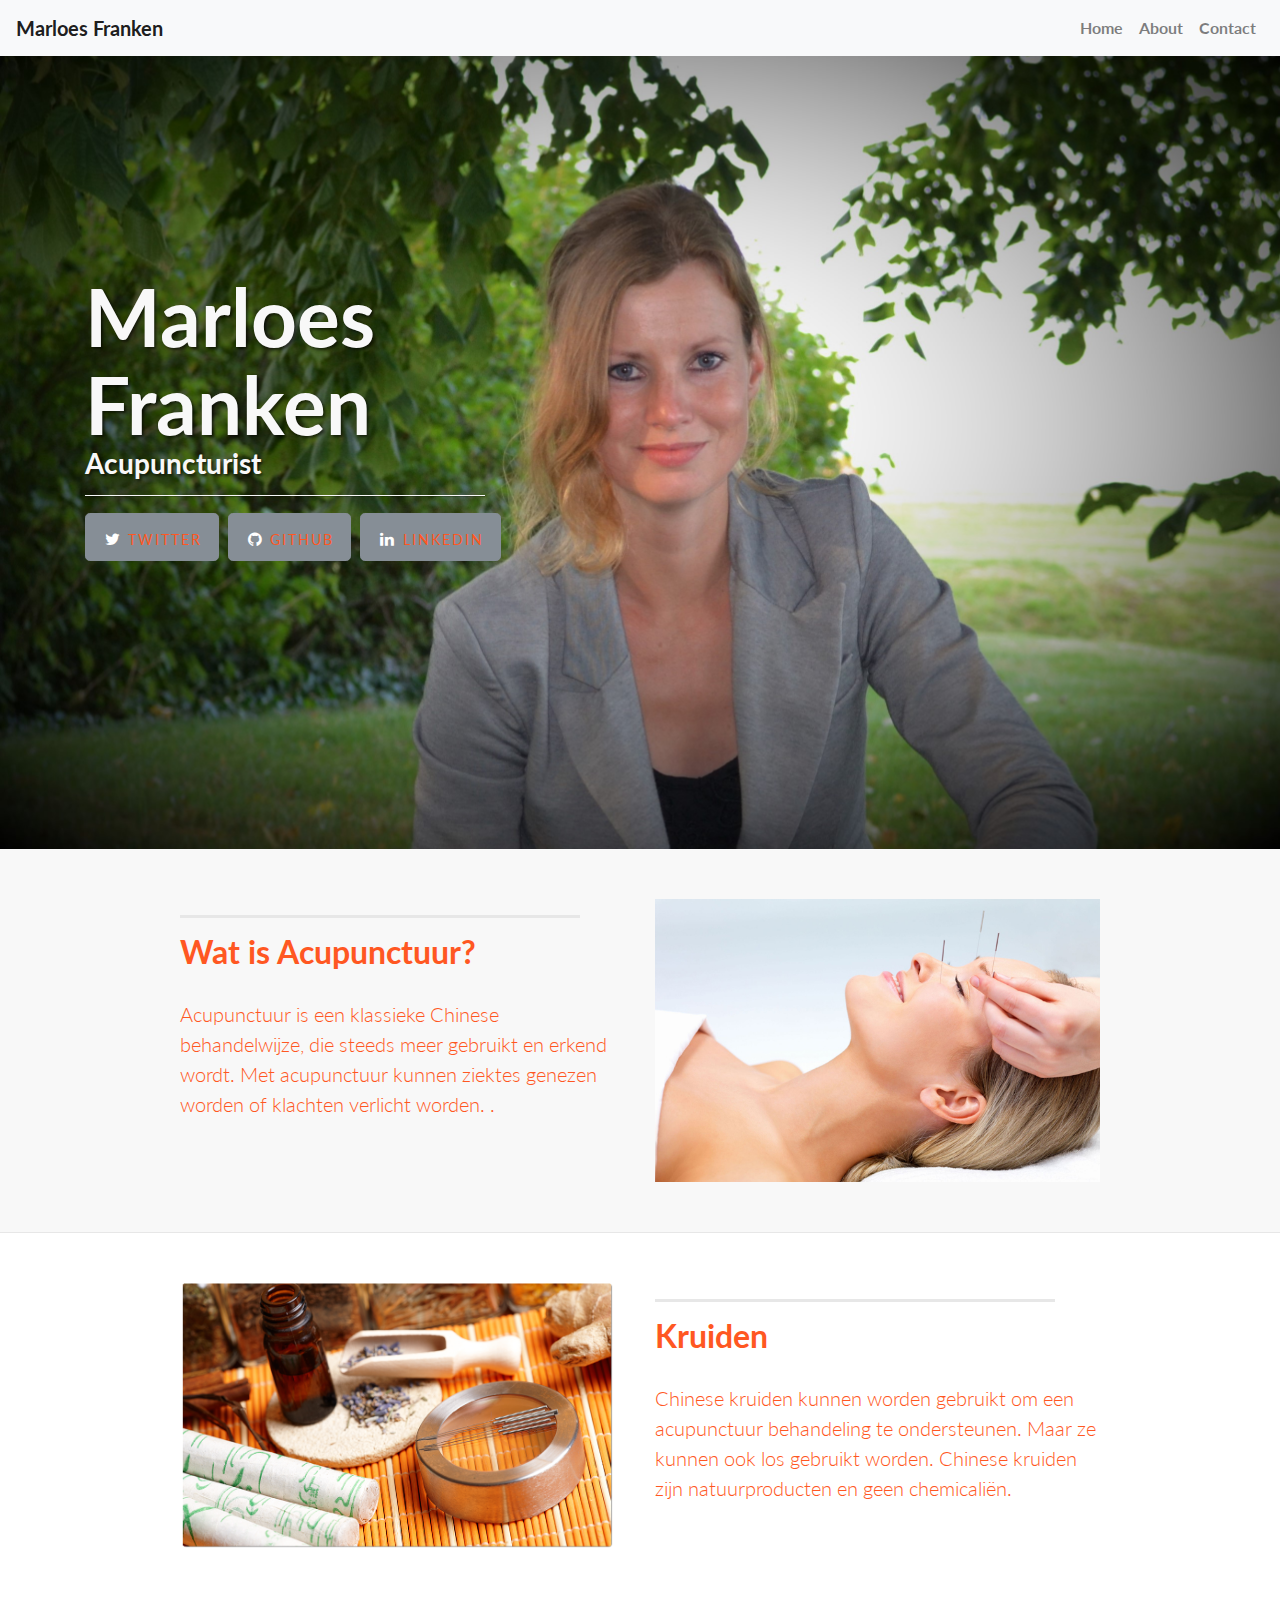
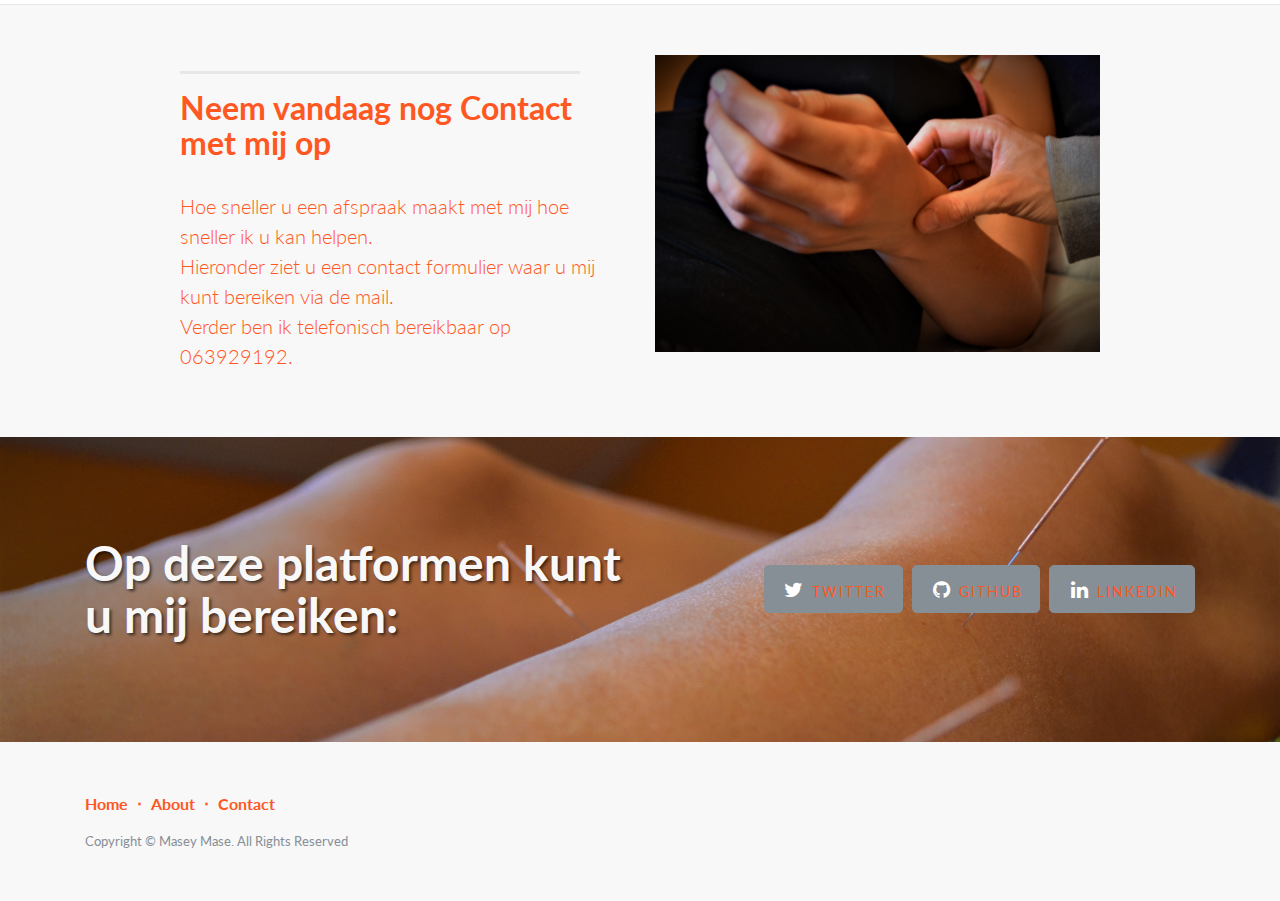
<file: index.html>
<!DOCTYPE html>
<html lang="en">

  <head>

    <meta charset="utf-8">
    <meta name="viewport" content="width=device-width, initial-scale=1, shrink-to-fit=no">
    <meta name="description" content="">
    <meta name="author" content="">

    <title>Landing Page - Start Bootstrap Theme</title>

    <!-- Bootstrap core CSS -->
    <link href="vendor/bootstrap/css/bootstrap.min.css" rel="stylesheet">

    <!-- Custom fonts for this template -->
    <link href="vendor/font-awesome/css/font-awesome.min.css" rel="stylesheet" type="text/css">
    <link href="https://fonts.googleapis.com/css?family=Lato:300,400,700,300italic,400italic,700italic" rel="stylesheet" type="text/css">

    <!-- Custom styles for this template -->
    <link href="css/landing-page.css" rel="stylesheet">

  </head>

  <body>

    <!-- Navigation -->
    <nav class="navbar navbar-expand-lg navbar-light bg-light fixed-top">
      <a class="navbar-brand" href="#">Marloes Franken</a>
      <button class="navbar-toggler" type="button" data-toggle="collapse" data-target="#navbarResponsive" aria-controls="navbarResponsive" aria-expanded="false" aria-label="Toggle navigation">
        <span class="navbar-toggler-icon"></span>
      </button>
      <div class="collapse navbar-collapse" id="navbarResponsive">
        <ul class="navbar-nav ml-auto">
          <li class="nav-item">
            <a class="nav-link" href="index.html">Home</a>
          </li>
          <li class="nav-item">
            <a class="nav-link" href="about.html">About</a>
          </li>
          <li class="nav-item">
            <a class="nav-link" href="contact.html">Contact</a>
          </li>
        </ul>
      </div>
    </nav>

    <!-- Header -->
    <header class="intro-header">
      <div class="container">
        <div class="intro-message">
          <h1>Marloes<br>Franken</h1>
          <h3>Acupuncturist</h3>
          <hr class="intro-divider">
          <ul class="list-inline intro-social-buttons">
            <li class="list-inline-item">
              <a href="#" class="btn btn-secondary btn-lg">
                <i class="fa fa-twitter fa-fw"></i>
                <span class="network-name">Twitter</span>
              </a>
            </li>
            <li class="list-inline-item">
              <a href="#" class="btn btn-secondary btn-lg">
                <i class="fa fa-github fa-fw"></i>
                <span class="network-name">Github</span>
              </a>
            </li>
            <li class="list-inline-item">
              <a href="#" class="btn btn-secondary btn-lg">
                <i class="fa fa-linkedin fa-fw"></i>
                <span class="network-name">Linkedin</span>
              </a>
            </li>
          </ul>
        </div>
      </div>
    </header>

    <!-- Page Content -->
    <section class="content-section-a">

      <div class="container">
        <div class="row">
          <div class="col-lg-5 ml-auto">
            <hr class="section-heading-spacer">
            <div class="clearfix"></div>
            <h2 class="section-heading">Wat is Acupunctuur?</h2>
            <p class="lead">Acupunctuur is een klassieke Chinese behandelwijze, die steeds meer gebruikt en erkend wordt. Met acupunctuur kunnen ziektes genezen worden of klachten verlicht worden.
.</p>
          </div>
          <div class="col-lg-5 mr-auto">
            <img class="img-fluid" src="img/acupunctuur-stoppen-met-roken.jpg" alt="">
          </div>
        </div>

      </div>
      <!-- /.container -->
    </section>

    <section class="content-section-b">

      <div class="container">

        <div class="row">
          <div class="col-lg-5 mr-auto order-lg-2">
            <hr class="section-heading-spacer">
            <div class="clearfix"></div>
            <h2 class="section-heading">Kruiden</h2>
            <p class="lead">Chinese kruiden kunnen worden gebruikt om een acupunctuur behandeling te ondersteunen. Maar ze kunnen ook los gebruikt worden. Chinese kruiden zijn natuurproducten en geen chemicaliën.</p>
          </div>
          <div class="col-lg-5 ml-auto order-lg-1">
            <img class="img-fluid" src="img/acupunctuur-en-herbs-clinic-15041509435016.png" alt="">
          </div>
        </div>

      </div>
      <!-- /.container -->

    </section>
    <!-- /.content-section-b -->

    <section class="content-section-a">

      <div class="container">

        <div class="row">
          <div class="col-lg-5 ml-auto">
            <hr class="section-heading-spacer">
            <div class="clearfix"></div>
            <h2 class="section-heading">Neem vandaag nog Contact met mij op</h2>
            <p class="lead">Hoe sneller u een afspraak maakt met mij hoe sneller ik u kan helpen.<br>
              Hieronder ziet u een contact formulier waar u mij kunt bereiken via de mail.<br>
              Verder ben ik telefonisch bereikbaar op 063929192.
              </p>
          </div>
          <div class="col-lg-5 mr-auto ">
            <img class="img-fluid" src="img/DSC_0167bewerkt.jpg" alt="">
          </div>
        </div>

      </div>
      <!-- /.container -->

    </section>
    <!-- /.content-section-a -->

    <aside class="banner">

      <div class="container">

        <div class="row">
          <div class="col-lg-6 my-auto">
            <h2>Op deze platformen kunt u mij bereiken:</h2>
          </div>
          <div class="col-lg-6 my-auto">
            <ul class="list-inline banner-social-buttons">
              <li class="list-inline-item">
                <a href="#" class="btn btn-secondary btn-lg">
                  <i class="fa fa-twitter fa-fw"></i>
                  <span class="network-name">Twitter</span>
                </a>
              </li>
              <li class="list-inline-item">
                <a href="#" class="btn btn-secondary btn-lg">
                  <i class="fa fa-github fa-fw"></i>
                  <span class="network-name">Github</span>
                </a>
              </li>
              <li class="list-inline-item">
                <a href="#" class="btn btn-secondary btn-lg">
                  <i class="fa fa-linkedin fa-fw"></i>
                  <span class="network-name">Linkedin</span>
                </a>
              </li>
            </ul>
          </div>
        </div>

      </div>
      <!-- /.container -->

    </aside>
    <!-- /.banner -->

    <!-- Footer -->
    <footer>
      <div class="container">
        <ul class="list-inline">
          <li class="list-inline-item">
            <a href="#">Home</a>
          </li>
          <li class="footer-menu-divider list-inline-item">&sdot;</li>
          <li class="list-inline-item">
            <a href="#about">About</a>
          </li>
          <li class="footer-menu-divider list-inline-item">&sdot;</li>
          <li class="list-inline-item">
            <a href="#contact">Contact</a>
          </li>
        </ul>
        <p class="copyright text-muted small">Copyright &copy; Masey Mase. All Rights Reserved</p>
      </div>
    </footer>

    <!-- Bootstrap core JavaScript -->
    <script src="vendor/jquery/jquery.min.js"></script>
    <script src="vendor/popper/popper.min.js"></script>
    <script src="vendor/bootstrap/js/bootstrap.min.js"></script>

  </body>

</html>
</file>
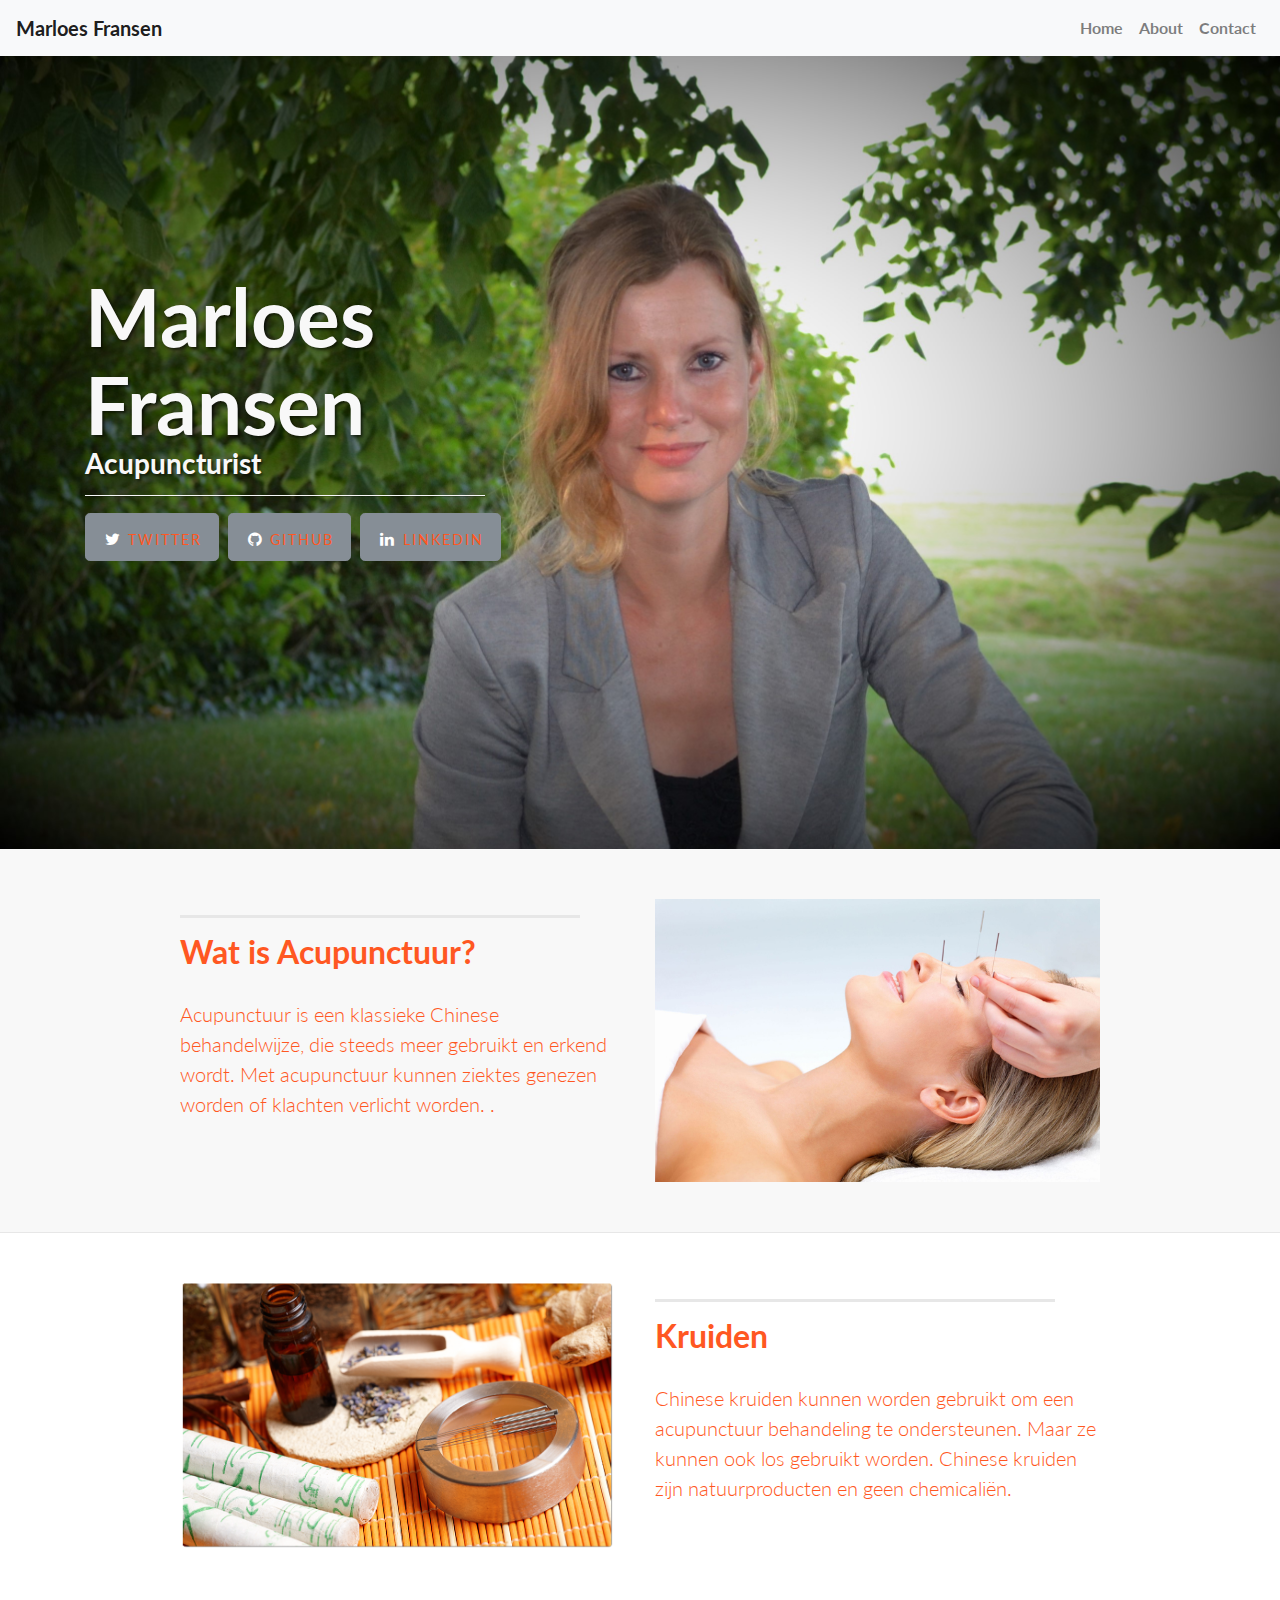
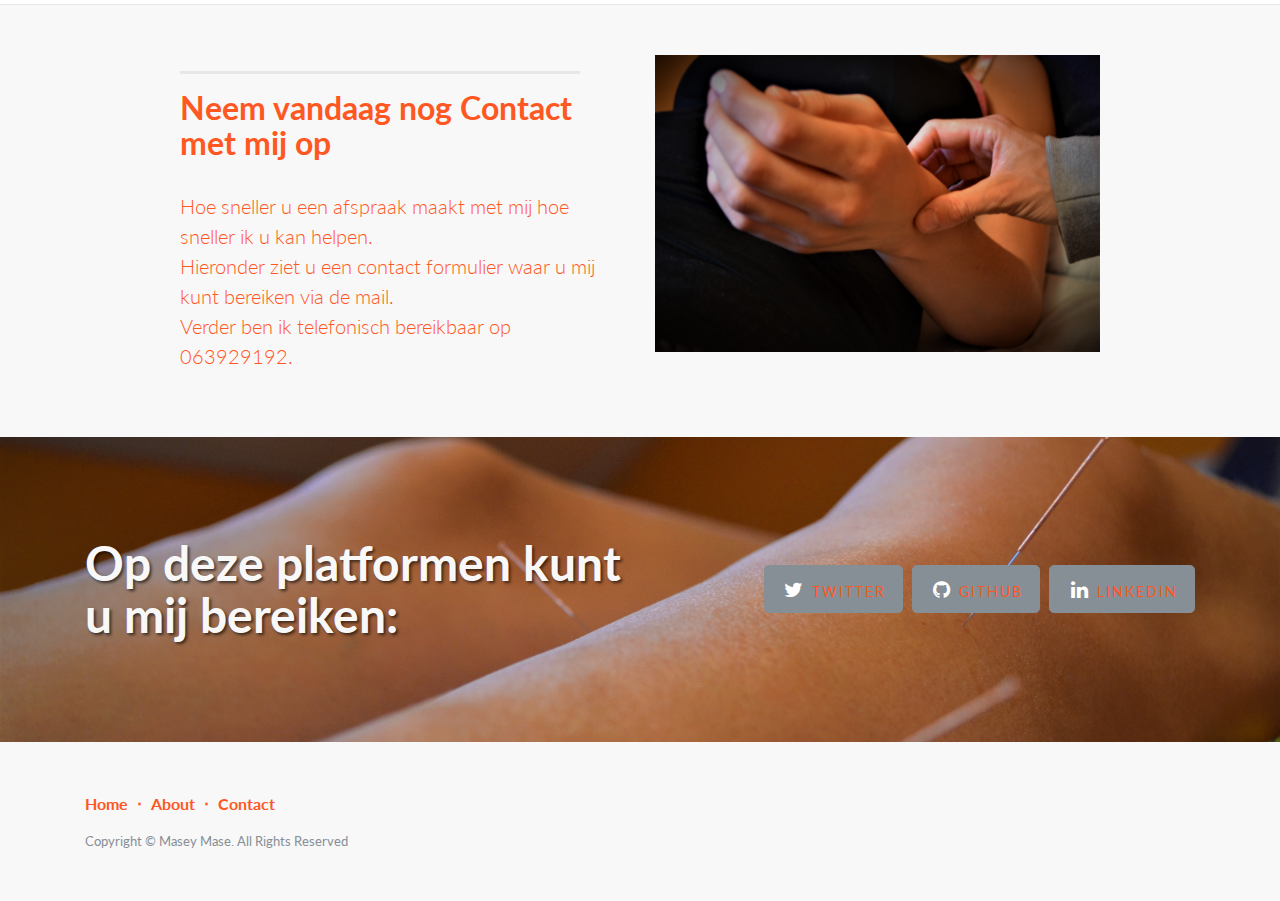
<file: M_loes-master/index.html>
<!DOCTYPE html>
<html lang="en">

<head>

  <meta charset="utf-8">
  <meta name="viewport" content="width=device-width, initial-scale=1, shrink-to-fit=no">
  <meta name="description" content="">
  <meta name="author" content="">

  <title>Marloes</title>
  <link href="vendor/bootstrap/css/bootstrap.min.css" rel="stylesheet">
  <link href="vendor/font-awesome/css/font-awesome.min.css" rel="stylesheet" type="text/css">
  <link href="https://fonts.googleapis.com/css?family=Lato:300,400,700,300italic,400italic,700italic" rel="stylesheet" type="text/css">
  <link href="css/landing-page.css" rel="stylesheet">

</head>

  <body>

    <!-- Navigation -->
    <nav class="navbar navbar-expand-lg navbar-light bg-light fixed-top">
      <a class="navbar-brand" href="#">Marloes Fransen</a>
      <button class="navbar-toggler" type="button" data-toggle="collapse" data-target="#navbarResponsive" aria-controls="navbarResponsive" aria-expanded="false" aria-label="Toggle navigation">
        <span class="navbar-toggler-icon"></span>
      </button>
      <div class="collapse navbar-collapse" id="navbarResponsive">
        <ul class="navbar-nav ml-auto">
          <li class="nav-item">
            <a class="nav-link" href="index.html">Home</a>
          </li>
          <li class="nav-item">
            <a class="nav-link" href="about.html">About</a>
          </li>
          <li class="nav-item">
            <a class="nav-link" href="contact.html">Contact</a>
          </li>
        </ul>
      </div>
    </nav>

    <!-- Header -->
    <header class="intro-header">
      <div class="container">
        <div class="intro-message">
          <h1>Marloes<br>Fransen</h1>
          <h3>Acupuncturist</h3>
          <hr class="intro-divider">
          <ul class="list-inline intro-social-buttons">
            <li class="list-inline-item">
              <a href="#" class="btn btn-secondary btn-lg">
                <i class="fa fa-twitter fa-fw"></i>
                <span class="network-name">Twitter</span>
              </a>
            </li>
            <li class="list-inline-item">
              <a href="#" class="btn btn-secondary btn-lg">
                <i class="fa fa-github fa-fw"></i>
                <span class="network-name">Github</span>
              </a>
            </li>
            <li class="list-inline-item">
              <a href="#" class="btn btn-secondary btn-lg">
                <i class="fa fa-linkedin fa-fw"></i>
                <span class="network-name">Linkedin</span>
              </a>
            </li>
          </ul>
        </div>
      </div>
    </header>

    <!-- Page Content -->
    <section class="content-section-a">

      <div class="container">
        <div class="row">
          <div class="col-lg-5 ml-auto">
            <hr class="section-heading-spacer">
            <div class="clearfix"></div>
            <h2 class="section-heading">Wat is Acupunctuur?</h2>
            <p class="lead">Acupunctuur is een klassieke Chinese behandelwijze, die steeds meer gebruikt en erkend wordt. Met acupunctuur kunnen ziektes genezen worden of klachten verlicht worden.
.</p>
          </div>
          <div class="col-lg-5 mr-auto">
            <img class="img-fluid" src="img/acupunctuur-stoppen-met-roken.jpg" alt="">
          </div>
        </div>

      </div>
      <!-- /.container -->
    </section>

    <section class="content-section-b">

      <div class="container">

        <div class="row">
          <div class="col-lg-5 mr-auto order-lg-2">
            <hr class="section-heading-spacer">
            <div class="clearfix"></div>
            <h2 class="section-heading">Kruiden</h2>
            <p class="lead">Chinese kruiden kunnen worden gebruikt om een acupunctuur behandeling te ondersteunen. Maar ze kunnen ook los gebruikt worden. Chinese kruiden zijn natuurproducten en geen chemicaliën.</p>
          </div>
          <div class="col-lg-5 ml-auto order-lg-1">
            <img class="img-fluid" src="img/acupunctuur-en-herbs-clinic-15041509435016.png" alt="">
          </div>
        </div>

      </div>
      <!-- /.container -->

    </section>
    <!-- /.content-section-b -->

    <section class="content-section-a">

      <div class="container">

        <div class="row">
          <div class="col-lg-5 ml-auto">
            <hr class="section-heading-spacer">
            <div class="clearfix"></div>
            <h2 class="section-heading">Neem vandaag nog Contact met mij op</h2>
            <p class="lead">Hoe sneller u een afspraak maakt met mij hoe sneller ik u kan helpen.<br>
              Hieronder ziet u een contact formulier waar u mij kunt bereiken via de mail.<br>
              Verder ben ik telefonisch bereikbaar op 063929192.
              </p>
          </div>
          <div class="col-lg-5 mr-auto ">
            <img class="img-fluid" src="img/DSC_0167bewerkt.jpg" alt="">
          </div>
        </div>

      </div>
      <!-- /.container -->

    </section>
    <!-- /.content-section-a -->

    <aside class="banner">

      <div class="container">

        <div class="row">
          <div class="col-lg-6 my-auto">
            <h2>Op deze platformen kunt u mij bereiken:</h2>
          </div>
          <div class="col-lg-6 my-auto">
            <ul class="list-inline banner-social-buttons">
              <li class="list-inline-item">
                <a href="#" class="btn btn-secondary btn-lg">
                  <i class="fa fa-twitter fa-fw"></i>
                  <span class="network-name">Twitter</span>
                </a>
              </li>
              <li class="list-inline-item">
                <a href="#" class="btn btn-secondary btn-lg">
                  <i class="fa fa-github fa-fw"></i>
                  <span class="network-name">Github</span>
                </a>
              </li>
              <li class="list-inline-item">
                <a href="#" class="btn btn-secondary btn-lg">
                  <i class="fa fa-linkedin fa-fw"></i>
                  <span class="network-name">Linkedin</span>
                </a>
              </li>
            </ul>
          </div>
        </div>

      </div>
      <!-- /.container -->

    </aside>
    <!-- /.banner -->

    <!-- Footer -->
    <footer>
      <div class="container">
        <ul class="list-inline">
          <li class="list-inline-item">
            <a href="index.html">Home</a>
          </li>
          <li class="footer-menu-divider list-inline-item">&sdot;</li>
          <li class="list-inline-item">
            <a href="about.html">About</a>
          </li>
          <li class="footer-menu-divider list-inline-item">&sdot;</li>
          <li class="list-inline-item">
            <a href="contact.html">Contact</a>
          </li>
        </ul>
        <p class="copyright text-muted small">Copyright &copy; Masey Mase. All Rights Reserved</p>
      </div>
    </footer>

    <!-- Bootstrap core JavaScript -->
    <script src="vendor/jquery/jquery.min.js"></script>
    <script src="vendor/popper/popper.min.js"></script>
    <script src="vendor/bootstrap/js/bootstrap.min.js"></script>

  </body>

</html>
</file>
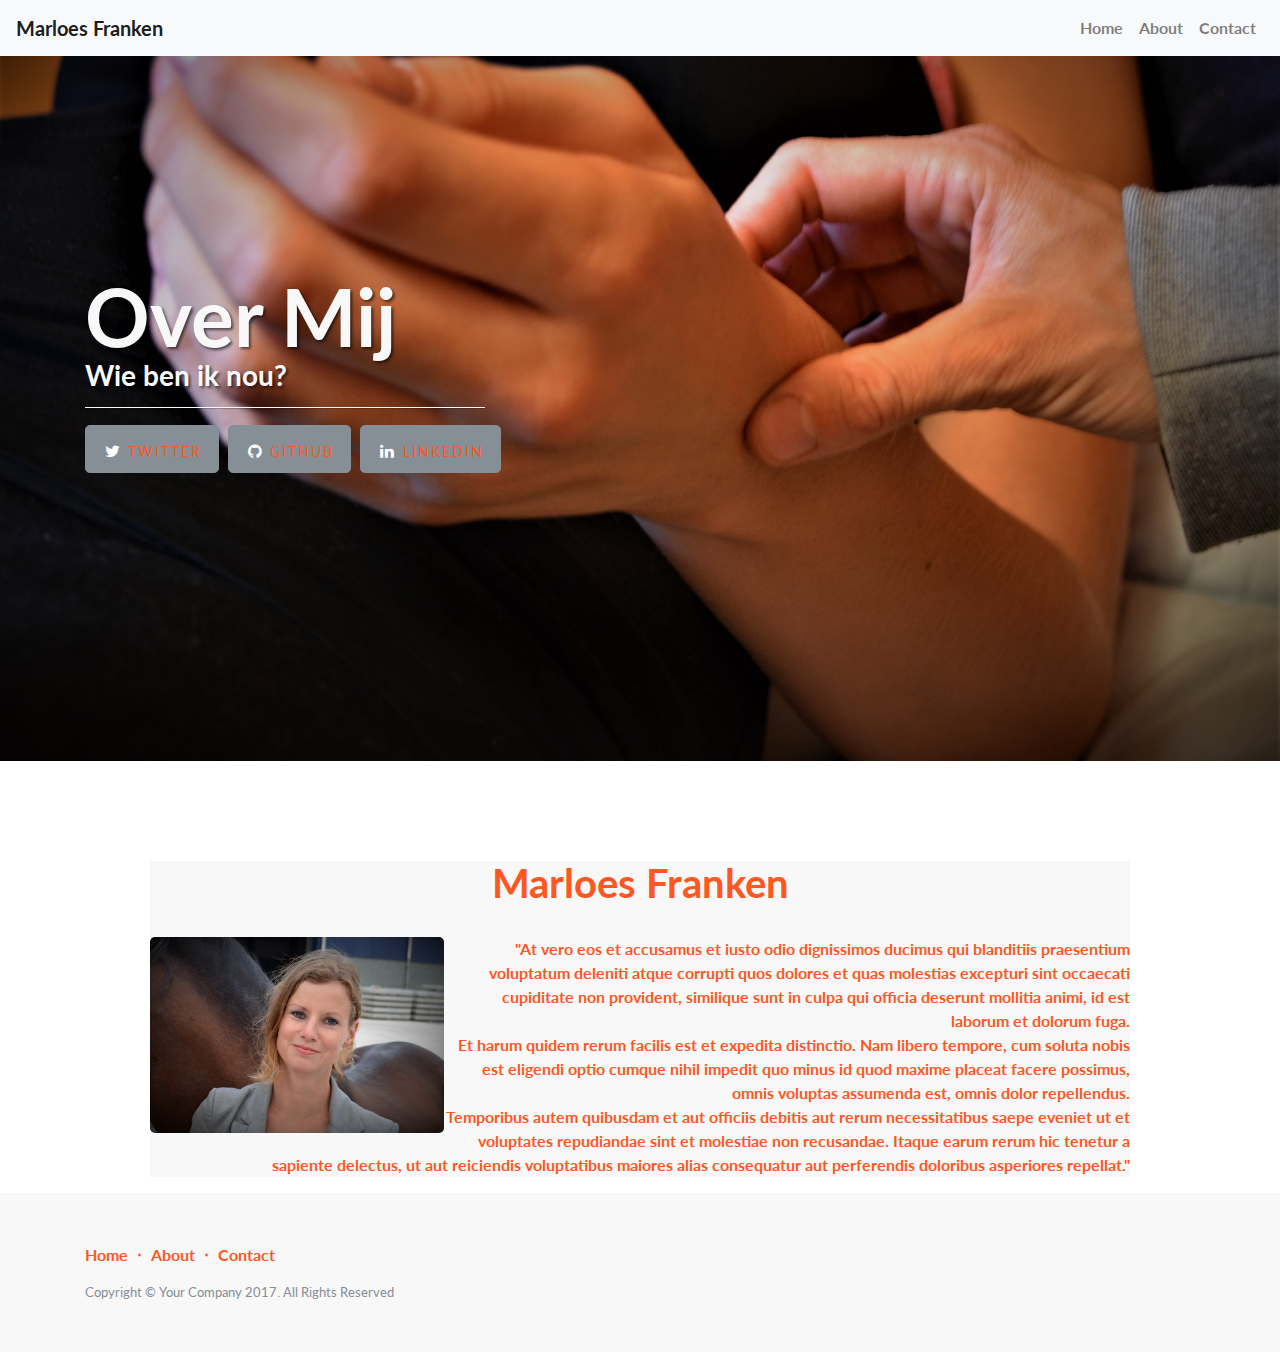
<file: about.html>
<!DOCTYPE html>
<html lang="en">

  <head>

    <meta charset="utf-8">
    <meta name="viewport" content="width=device-width, initial-scale=1, shrink-to-fit=no">
    <meta name="description" content="">
    <meta name="author" content="">

    <title>Landing Page - Start Bootstrap Theme</title>

    <!-- Bootstrap core CSS -->
    <link href="vendor/bootstrap/css/bootstrap.min.css" rel="stylesheet">

    <!-- Custom fonts for this template -->
    <link href="vendor/font-awesome/css/font-awesome.min.css" rel="stylesheet" type="text/css">
    <link href="https://fonts.googleapis.com/css?family=Lato:300,400,700,300italic,400italic,700italic" rel="stylesheet" type="text/css">

    <!-- Custom styles for this template -->
    <link href="css/landing-page.css" rel="stylesheet">

  </head>

  <body>

    <!-- Navigation -->
    <nav class="navbar navbar-expand-lg navbar-light bg-light fixed-top">
      <a class="navbar-brand" href="#">Marloes Franken</a>
      <button class="navbar-toggler" type="button" data-toggle="collapse" data-target="#navbarResponsive" aria-controls="navbarResponsive" aria-expanded="false" aria-label="Toggle navigation">
        <span class="navbar-toggler-icon"></span>
      </button>
      <div class="collapse navbar-collapse" id="navbarResponsive">
        <ul class="navbar-nav ml-auto">
          <li class="nav-item">
            <a class="nav-link" href="index.html">Home</a>
          </li>
          <li class="nav-item">
            <a class="nav-link" href="about.html">About</a>
          </li>
          <li class="nav-item">
            <a class="nav-link" href="contact.html">Contact</a>
          </li>
        </ul>
      </div>
    </nav>

    <!-- Header -->
    <header class="intro-header_about">
      <div class="container">
        <div class="intro-message">
          <h1>Over Mij</h1>
          <h3>Wie ben ik nou?</h3>
          <hr class="intro-divider">
          <ul class="list-inline intro-social-buttons">
            <li class="list-inline-item">
              <a href="#" class="btn btn-secondary btn-lg">
                <i class="fa fa-twitter fa-fw"></i>
                <span class="network-name">Twitter</span>
              </a>
            </li>
            <li class="list-inline-item">
              <a href="#" class="btn btn-secondary btn-lg">
                <i class="fa fa-github fa-fw"></i>
                <span class="network-name">Github</span>
              </a>
            </li>
            <li class="list-inline-item">
              <a href="#" class="btn btn-secondary btn-lg">
                <i class="fa fa-linkedin fa-fw"></i>
                <span class="network-name">Linkedin</span>
              </a>
            </li>
          </ul>
        </div>
      </div>
    </header>


    <section id="about">
      <h1>Marloes Franken</h1><br>
      <img src="img/DSC_0090bewerkt.jpg" alt="">
      <p>"At vero eos et accusamus et iusto odio dignissimos ducimus qui blanditiis praesentium voluptatum deleniti atque corrupti quos dolores et quas molestias excepturi sint occaecati cupiditate non provident, similique sunt in culpa qui officia deserunt mollitia animi, id est laborum et dolorum fuga.<br> Et harum quidem rerum facilis est et expedita distinctio. Nam libero tempore, cum soluta nobis est eligendi optio cumque nihil impedit quo minus id quod maxime placeat facere possimus, omnis voluptas assumenda est, omnis dolor repellendus.<br> Temporibus autem quibusdam et aut officiis debitis aut rerum necessitatibus saepe eveniet ut et voluptates repudiandae sint et molestiae non recusandae. Itaque earum rerum hic tenetur a sapiente delectus, ut aut reiciendis voluptatibus maiores alias consequatur aut perferendis doloribus asperiores repellat."

</p>
    </section>



    <!-- Footer -->
    <footer>
      <div class="container">
        <ul class="list-inline">
          <li class="list-inline-item">
            <a href="#">Home</a>
          </li>
          <li class="footer-menu-divider list-inline-item">&sdot;</li>
          <li class="list-inline-item">
            <a href="#about">About</a>
          </li>
          <li class="footer-menu-divider list-inline-item">&sdot;</li>
          <li class="list-inline-item">
            <a href="#contact">Contact</a>
          </li>
        </ul>
        <p class="copyright text-muted small">Copyright &copy; Your Company 2017. All Rights Reserved</p>
      </div>
    </footer>

    <!-- Bootstrap core JavaScript -->
    <script src="vendor/jquery/jquery.min.js"></script>
    <script src="vendor/popper/popper.min.js"></script>
    <script src="vendor/bootstrap/js/bootstrap.min.js"></script>

  </body>

</html>
</file>
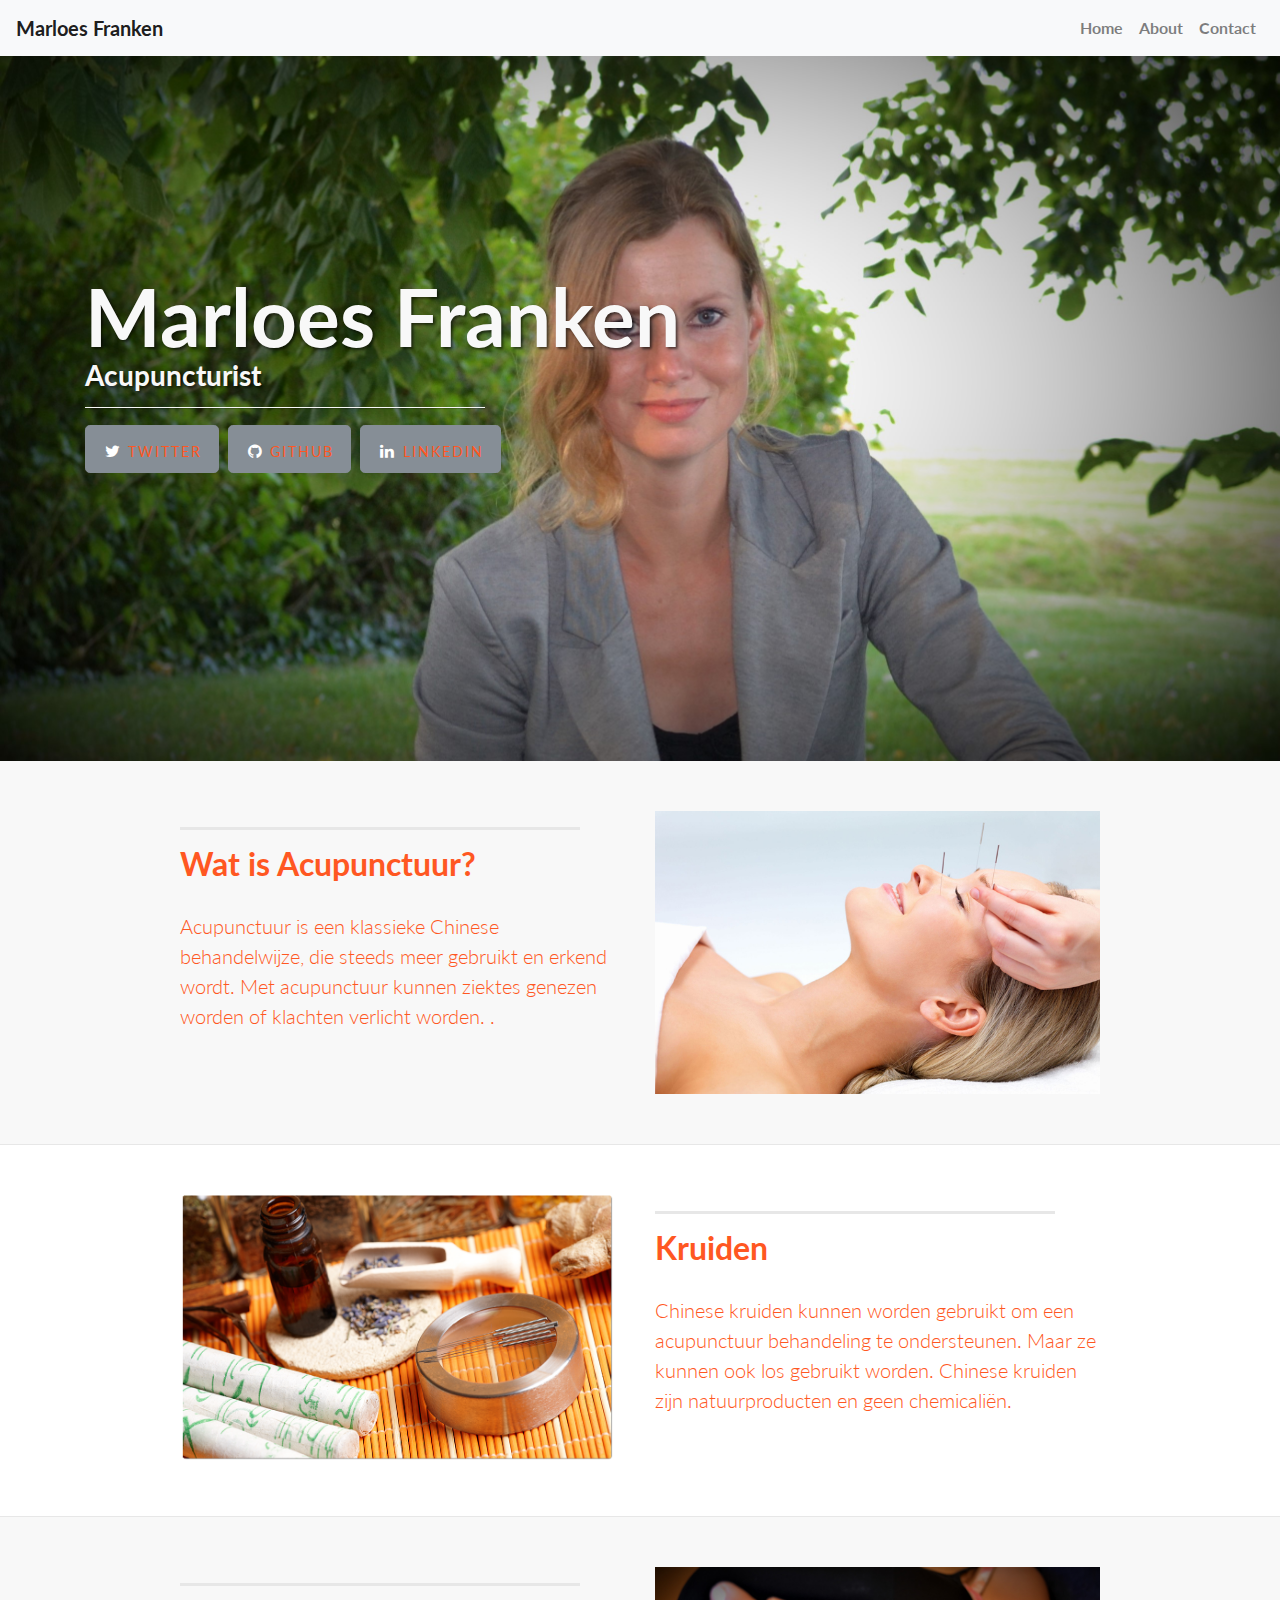
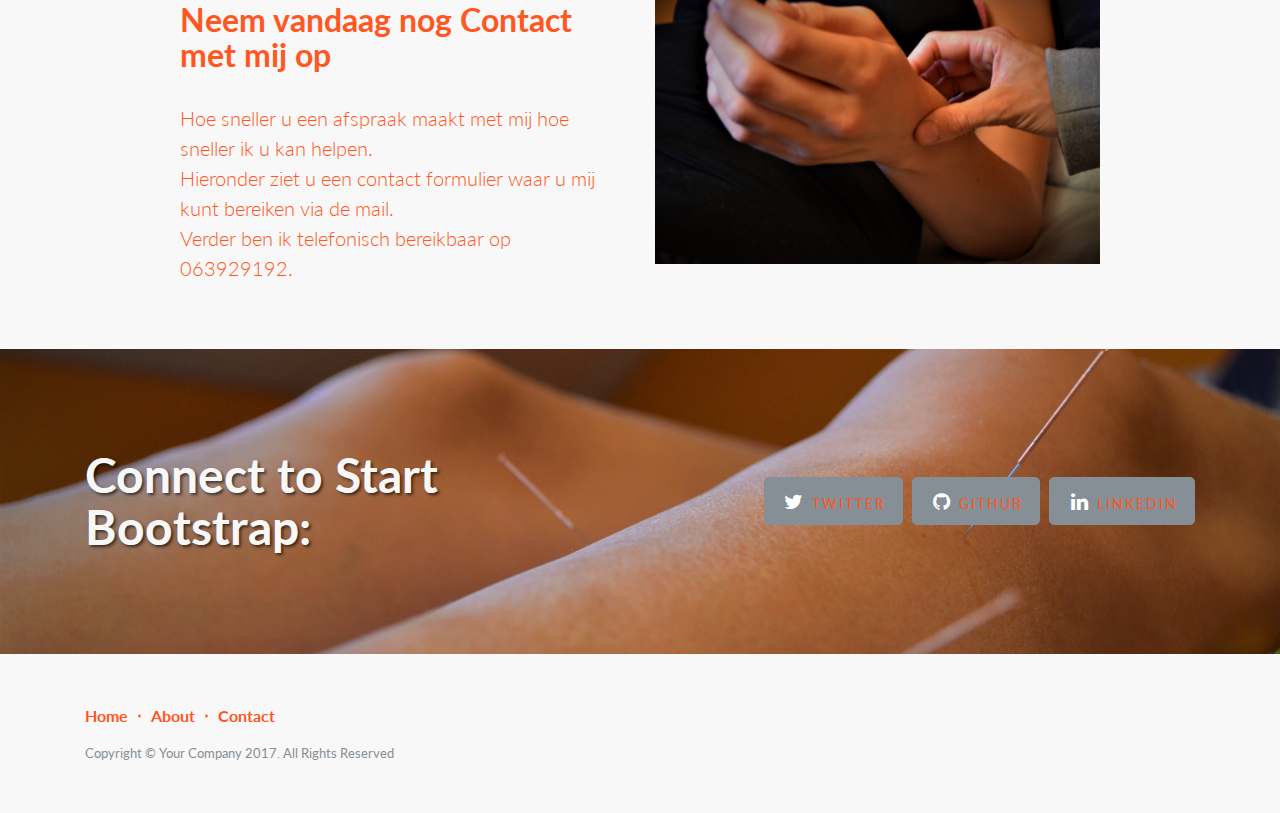
<file: contact.html>
<!DOCTYPE html>
<html lang="en">

  <head>

    <meta charset="utf-8">
    <meta name="viewport" content="width=device-width, initial-scale=1, shrink-to-fit=no">
    <meta name="description" content="">
    <meta name="author" content="">

    <title>Landing Page - Start Bootstrap Theme</title>

    <!-- Bootstrap core CSS -->
    <link href="vendor/bootstrap/css/bootstrap.min.css" rel="stylesheet">

    <!-- Custom fonts for this template -->
    <link href="vendor/font-awesome/css/font-awesome.min.css" rel="stylesheet" type="text/css">
    <link href="https://fonts.googleapis.com/css?family=Lato:300,400,700,300italic,400italic,700italic" rel="stylesheet" type="text/css">

    <!-- Custom styles for this template -->
    <link href="css/landing-page.css" rel="stylesheet">

  </head>

  <body>

    <!-- Navigation -->
    <nav class="navbar navbar-expand-lg navbar-light bg-light fixed-top">
      <a class="navbar-brand" href="#">Marloes Franken</a>
      <button class="navbar-toggler" type="button" data-toggle="collapse" data-target="#navbarResponsive" aria-controls="navbarResponsive" aria-expanded="false" aria-label="Toggle navigation">
        <span class="navbar-toggler-icon"></span>
      </button>
      <div class="collapse navbar-collapse" id="navbarResponsive">
        <ul class="navbar-nav ml-auto">
          <li class="nav-item">
            <a class="nav-link" href="index.html">Home</a>
          </li>
          <li class="nav-item">
            <a class="nav-link" href="about.html">About</a>
          </li>
          <li class="nav-item">
            <a class="nav-link" href="contact.html">Contact</a>
          </li>
        </ul>
      </div>
    </nav>

    <!-- Header -->
    <header class="intro-header">
      <div class="container">
        <div class="intro-message">
          <h1>Marloes Franken</h1>
          <h3>Acupuncturist</h3>
          <hr class="intro-divider">
          <ul class="list-inline intro-social-buttons">
            <li class="list-inline-item">
              <a href="#" class="btn btn-secondary btn-lg">
                <i class="fa fa-twitter fa-fw"></i>
                <span class="network-name">Twitter</span>
              </a>
            </li>
            <li class="list-inline-item">
              <a href="#" class="btn btn-secondary btn-lg">
                <i class="fa fa-github fa-fw"></i>
                <span class="network-name">Github</span>
              </a>
            </li>
            <li class="list-inline-item">
              <a href="#" class="btn btn-secondary btn-lg">
                <i class="fa fa-linkedin fa-fw"></i>
                <span class="network-name">Linkedin</span>
              </a>
            </li>
          </ul>
        </div>
      </div>
    </header>

    <!-- Page Content -->
    <section class="content-section-a">

      <div class="container">
        <div class="row">
          <div class="col-lg-5 ml-auto">
            <hr class="section-heading-spacer">
            <div class="clearfix"></div>
            <h2 class="section-heading">Wat is Acupunctuur?</h2>
            <p class="lead">Acupunctuur is een klassieke Chinese behandelwijze, die steeds meer gebruikt en erkend wordt. Met acupunctuur kunnen ziektes genezen worden of klachten verlicht worden.
.</p>
          </div>
          <div class="col-lg-5 mr-auto">
            <img class="img-fluid" src="img/acupunctuur-stoppen-met-roken.jpg" alt="">
          </div>
        </div>

      </div>
      <!-- /.container -->
    </section>

    <section class="content-section-b">

      <div class="container">

        <div class="row">
          <div class="col-lg-5 mr-auto order-lg-2">
            <hr class="section-heading-spacer">
            <div class="clearfix"></div>
            <h2 class="section-heading">Kruiden</h2>
            <p class="lead">Chinese kruiden kunnen worden gebruikt om een acupunctuur behandeling te ondersteunen. Maar ze kunnen ook los gebruikt worden. Chinese kruiden zijn natuurproducten en geen chemicaliën.</p>
          </div>
          <div class="col-lg-5 ml-auto order-lg-1">
            <img class="img-fluid" src="img/acupunctuur-en-herbs-clinic-15041509435016.png" alt="">
          </div>
        </div>

      </div>
      <!-- /.container -->

    </section>
    <!-- /.content-section-b -->

    <section class="content-section-a">

      <div class="container">

        <div class="row">
          <div class="col-lg-5 ml-auto">
            <hr class="section-heading-spacer">
            <div class="clearfix"></div>
            <h2 class="section-heading">Neem vandaag nog Contact met mij op</h2>
            <p class="lead">Hoe sneller u een afspraak maakt met mij hoe sneller ik u kan helpen.<br>
              Hieronder ziet u een contact formulier waar u mij kunt bereiken via de mail.<br>
              Verder ben ik telefonisch bereikbaar op 063929192.
              </p>
          </div>
          <div class="col-lg-5 mr-auto ">
            <img class="img-fluid" src="img/DSC_0167bewerkt.jpg" alt="">
          </div>
        </div>

      </div>
      <!-- /.container -->

    </section>
    <!-- /.content-section-a -->

    <aside class="banner">

      <div class="container">

        <div class="row">
          <div class="col-lg-6 my-auto">
            <h2>Connect to Start Bootstrap:</h2>
          </div>
          <div class="col-lg-6 my-auto">
            <ul class="list-inline banner-social-buttons">
              <li class="list-inline-item">
                <a href="#" class="btn btn-secondary btn-lg">
                  <i class="fa fa-twitter fa-fw"></i>
                  <span class="network-name">Twitter</span>
                </a>
              </li>
              <li class="list-inline-item">
                <a href="#" class="btn btn-secondary btn-lg">
                  <i class="fa fa-github fa-fw"></i>
                  <span class="network-name">Github</span>
                </a>
              </li>
              <li class="list-inline-item">
                <a href="#" class="btn btn-secondary btn-lg">
                  <i class="fa fa-linkedin fa-fw"></i>
                  <span class="network-name">Linkedin</span>
                </a>
              </li>
            </ul>
          </div>
        </div>

      </div>
      <!-- /.container -->

    </aside>
    <!-- /.banner -->

    <!-- Footer -->
    <footer>
      <div class="container">
        <ul class="list-inline">
          <li class="list-inline-item">
            <a href="#">Home</a>
          </li>
          <li class="footer-menu-divider list-inline-item">&sdot;</li>
          <li class="list-inline-item">
            <a href="#about">About</a>
          </li>
          <li class="footer-menu-divider list-inline-item">&sdot;</li>
          <li class="list-inline-item">
            <a href="#contact">Contact</a>
          </li>
        </ul>
        <p class="copyright text-muted small">Copyright &copy; Your Company 2017. All Rights Reserved</p>
      </div>
    </footer>

    <!-- Bootstrap core JavaScript -->
    <script src="vendor/jquery/jquery.min.js"></script>
    <script src="vendor/popper/popper.min.js"></script>
    <script src="vendor/bootstrap/js/bootstrap.min.js"></script>

  </body>

</html>
</file>
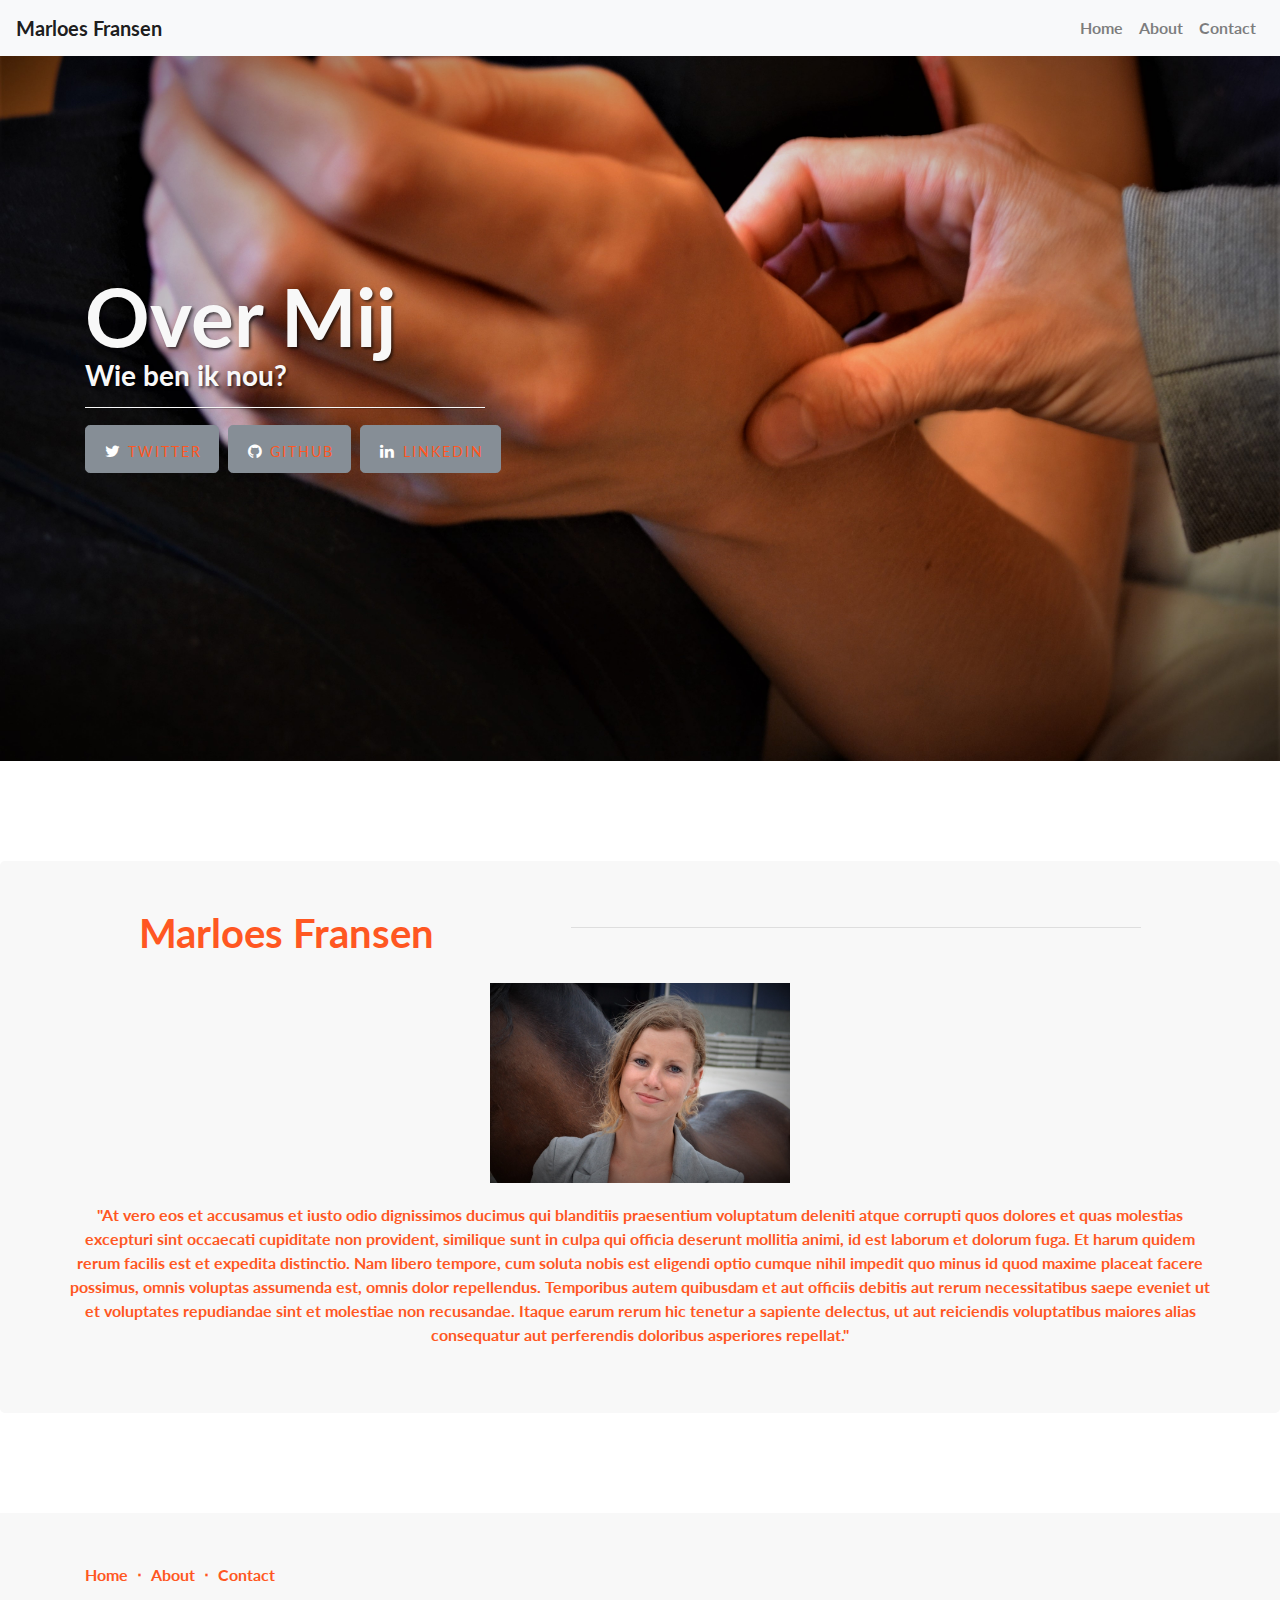
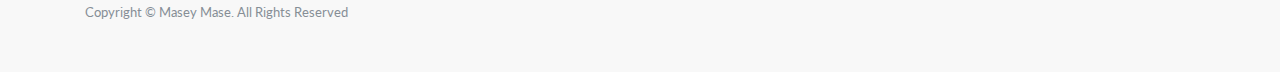
<file: M_loes-master/about.html>
<!DOCTYPE html>
<html lang="en">

  <head>

    <meta charset="utf-8">
    <meta name="viewport" content="width=device-width, initial-scale=1, shrink-to-fit=no">
    <meta name="description" content="">
    <meta name="author" content="">

    <title>Marloes</title>
    <link href="vendor/bootstrap/css/bootstrap.min.css" rel="stylesheet">
    <link href="vendor/font-awesome/css/font-awesome.min.css" rel="stylesheet" type="text/css">
    <link href="https://fonts.googleapis.com/css?family=Lato:300,400,700,300italic,400italic,700italic" rel="stylesheet" type="text/css">
    <link href="css/landing-page.css" rel="stylesheet">

  </head>

  <body>

    <!-- Navigation -->
    <nav class="navbar navbar-expand-lg navbar-light bg-light fixed-top">
      <a class="navbar-brand" href="#">Marloes Fransen</a>
      <button class="navbar-toggler" type="button" data-toggle="collapse" data-target="#navbarResponsive" aria-controls="navbarResponsive" aria-expanded="false" aria-label="Toggle navigation">
        <span class="navbar-toggler-icon"></span>
      </button>
      <div class="collapse navbar-collapse" id="navbarResponsive">
        <ul class="navbar-nav ml-auto">
          <li class="nav-item">
            <a class="nav-link" href="index.html">Home</a>
          </li>
          <li class="nav-item">
            <a class="nav-link" href="about.html">About</a>
          </li>
          <li class="nav-item">
            <a class="nav-link" href="contact.html">Contact</a>
          </li>
        </ul>
      </div>
    </nav>

    <!-- Header -->
    <header class="intro-header_about">
      <div class="container">
        <div class="intro-message">
          <h1>Over Mij</h1>
          <h3>Wie ben ik nou?</h3>
          <hr class="intro-divider">
          <ul class="list-inline intro-social-buttons">
            <li class="list-inline-item">
              <a href="#" class="btn btn-secondary btn-lg">
                <i class="fa fa-twitter fa-fw"></i>
                <span class="network-name">Twitter</span>
              </a>
            </li>
            <li class="list-inline-item">
              <a href="#" class="btn btn-secondary btn-lg">
                <i class="fa fa-github fa-fw"></i>
                <span class="network-name">Github</span>
              </a>
            </li>
            <li class="list-inline-item">
              <a href="#" class="btn btn-secondary btn-lg">
                <i class="fa fa-linkedin fa-fw"></i>
                <span class="network-name">Linkedin</span>
              </a>
            </li>
          </ul>
        </div>
      </div>
    </header>
<section>

        <div class="jumbotron">
        <div class="container">
            <div class="row">

                <h1>Marloes Fransen</h1><br><br><br>
                <hr style="width: 50%;"><br>
                <img src="img/DSC_0090bewerkt.jpg" class="img-responsive foto">
              <p>"At vero eos et accusamus et iusto odio dignissimos ducimus qui blanditiis praesentium voluptatum deleniti atque corrupti quos dolores et quas molestias excepturi sint occaecati cupiditate non provident, similique sunt in culpa qui officia deserunt mollitia animi, id est laborum et dolorum fuga. Et harum quidem rerum facilis est et expedita distinctio. Nam libero tempore, cum soluta nobis est eligendi optio cumque nihil impedit quo minus id quod maxime placeat facere possimus, omnis voluptas assumenda est, omnis dolor repellendus. Temporibus autem quibusdam et aut officiis debitis aut rerum necessitatibus saepe eveniet ut et voluptates repudiandae sint et molestiae non recusandae. Itaque earum rerum hic tenetur a sapiente delectus, ut aut reiciendis voluptatibus maiores alias consequatur aut perferendis doloribus asperiores repellat."
          </p>
            </div>
        </div>


    </section>



    <!-- Footer -->
    <footer>
      <div class="container">
        <ul class="list-inline">
          <li class="list-inline-item">
            <a href="index.html">Home</a>
          </li>
          <li class="footer-menu-divider list-inline-item">&sdot;</li>
          <li class="list-inline-item">
            <a href="about.html">About</a>
          </li>
          <li class="footer-menu-divider list-inline-item">&sdot;</li>
          <li class="list-inline-item">
            <a href="contact.html">Contact</a>
          </li>
        </ul>
        <p class="copyright text-muted small">Copyright &copy; Masey Mase. All Rights Reserved</p>
      </div>
    </footer>

    <!-- Bootstrap core JavaScript -->
    <script src="vendor/jquery/jquery.min.js"></script>
    <script src="vendor/popper/popper.min.js"></script>
    <script src="vendor/bootstrap/js/bootstrap.min.js"></script>

  </body>

</html>
</file>
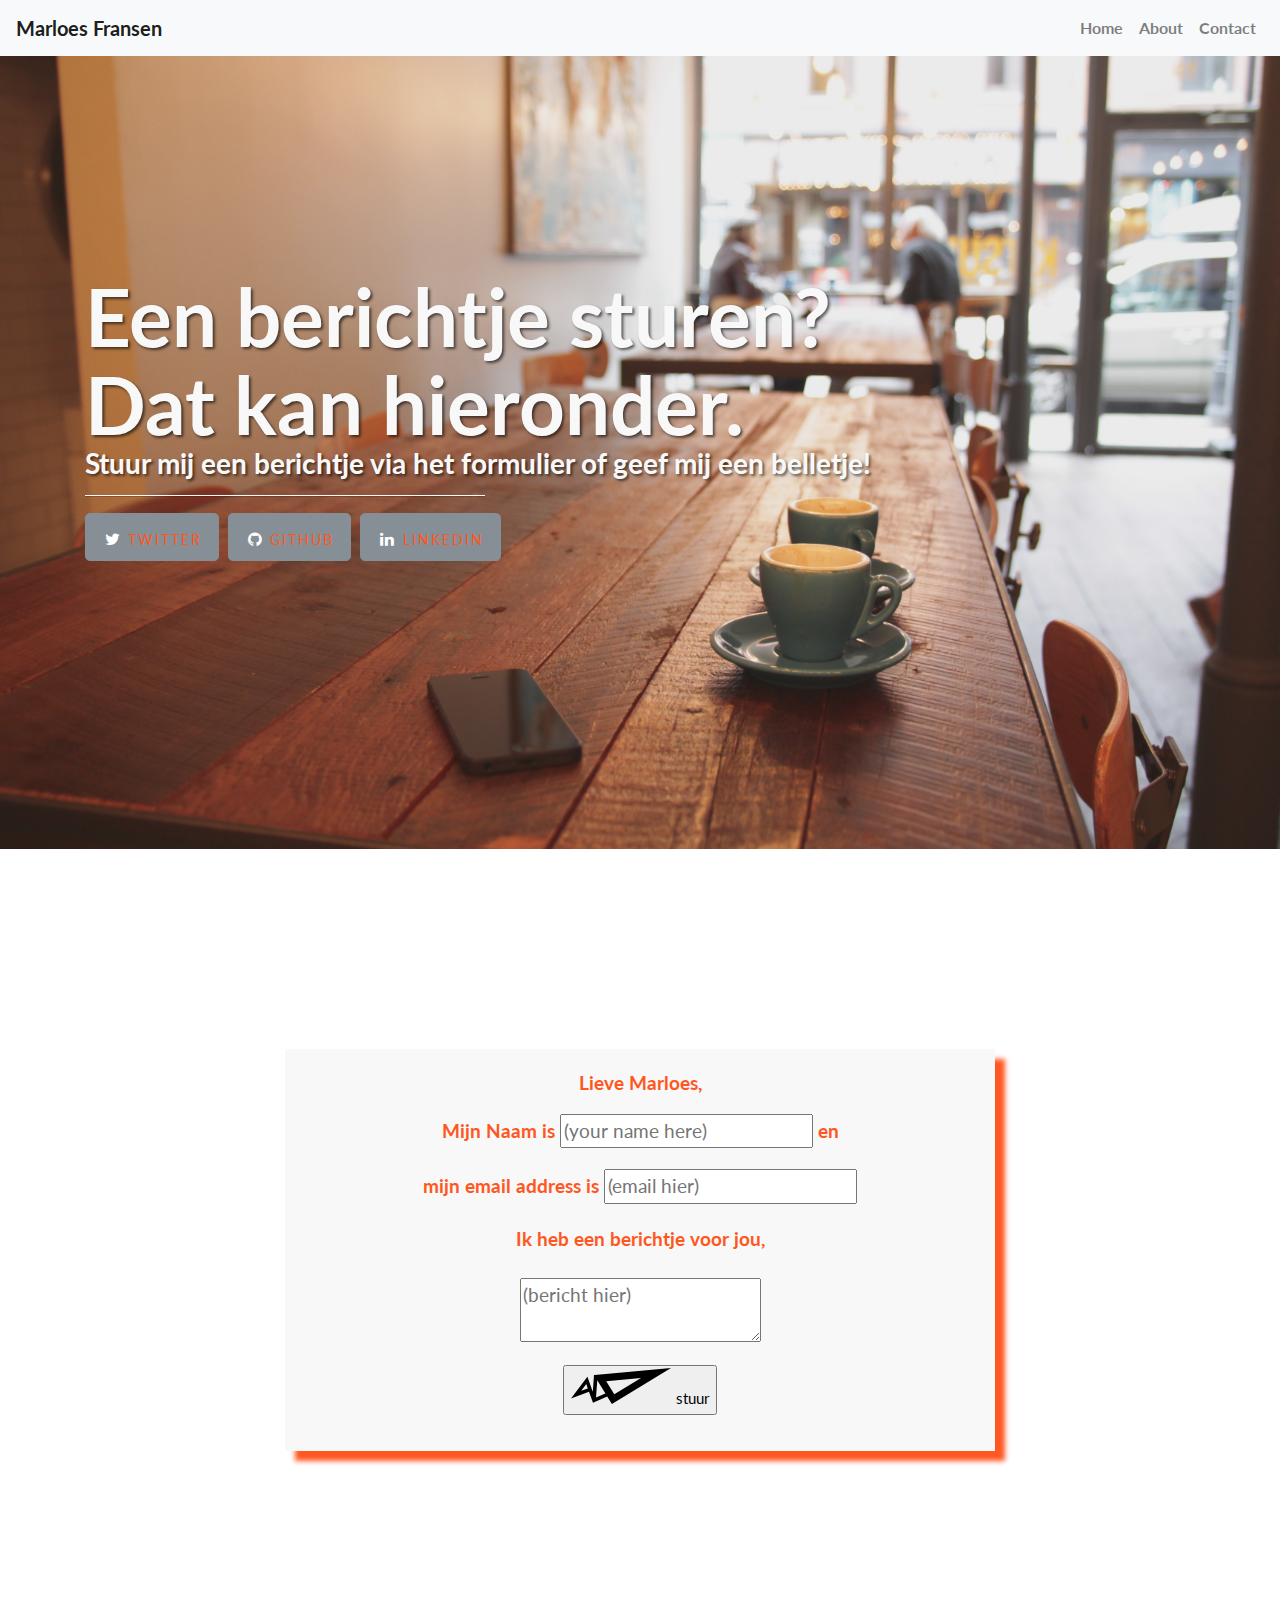
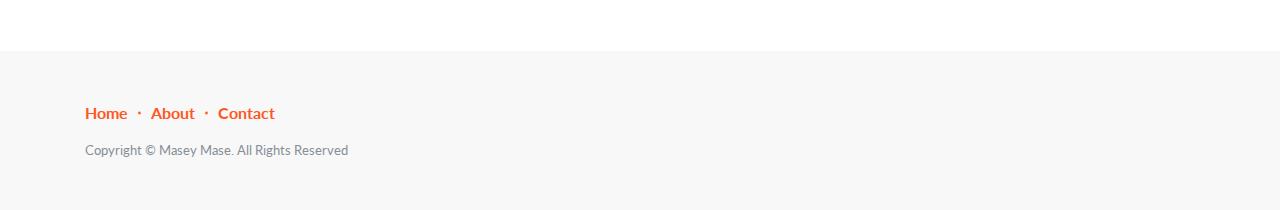
<file: M_loes-master/contact.html>
<!DOCTYPE html>
<html lang="en">

<head>

  <meta charset="utf-8">
  <meta name="viewport" content="width=device-width, initial-scale=1, shrink-to-fit=no">
  <meta name="description" content="">
  <meta name="author" content="">

  <title>Marloes</title>
  <link href="vendor/bootstrap/css/bootstrap.min.css" rel="stylesheet">
  <link href="vendor/font-awesome/css/font-awesome.min.css" rel="stylesheet" type="text/css">
  <link href="https://fonts.googleapis.com/css?family=Lato:300,400,700,300italic,400italic,700italic" rel="stylesheet" type="text/css">
  <link href="css/landing-page.css" rel="stylesheet">

</head>

  <body>

    <!-- Navigation -->
    <nav class="navbar navbar-expand-lg navbar-light bg-light fixed-top">
      <a class="navbar-brand" href="#">Marloes Fransen</a>
      <button class="navbar-toggler" type="button" data-toggle="collapse" data-target="#navbarResponsive" aria-controls="navbarResponsive" aria-expanded="false" aria-label="Toggle navigation">
        <span class="navbar-toggler-icon"></span>
      </button>
      <div class="collapse navbar-collapse" id="navbarResponsive">
        <ul class="navbar-nav ml-auto">
          <li class="nav-item">
            <a class="nav-link" href="index.html">Home</a>
          </li>
          <li class="nav-item">
            <a class="nav-link" href="about.html">About</a>
          </li>
          <li class="nav-item">
            <a class="nav-link" href="contact.html">Contact</a>
          </li>
        </ul>
      </div>
    </nav>

    <!-- Header -->
    <header class="intro-header_contact">
      <div class="container">
        <div class="intro-message">
          <h1>Een berichtje sturen?<br>Dat kan hieronder.</h1>
          <h3>Stuur mij een berichtje via het formulier of geef mij een belletje!</h3>
          <hr class="intro-divider">
          <ul class="list-inline intro-social-buttons">
            <li class="list-inline-item">
              <a href="#" class="btn btn-secondary btn-lg">
                <i class="fa fa-twitter fa-fw"></i>
                <span class="network-name">Twitter</span>
              </a>
            </li>
            <li class="list-inline-item">
              <a href="#" class="btn btn-secondary btn-lg">
                <i class="fa fa-github fa-fw"></i>
                <span class="network-name">Github</span>
              </a>
            </li>
            <li class="list-inline-item">
              <a href="#" class="btn btn-secondary btn-lg">
                <i class="fa fa-linkedin fa-fw"></i>
                <span class="network-name">Linkedin</span>
              </a>
            </li>
          </ul>
        </div>
      </div>
    </header>
<div class="container">
    <div class="row">
    <div class="col-sm-12">

    <form id="contact-form">
      <p>Lieve Marloes,</p>
      <p>Mijn
        <label for="your-name">Naam</label> is
        <input type="text" name="your-name" id="your-name" minlength="3" placeholder="(your name here)" required> en</p>

      <p>mijn
        <label for="email">email address</label> is
        <input type="email" name="your-email" id="email" placeholder="(email hier)" required>
      </p>

      <p> Ik heb een
        <label for="your-message">berichtje</label> voor jou,</p>

      <p>
        <textarea name="your-message" id="your-message" placeholder="(bericht hier)" class="expanding" required></textarea>
      </p>
      <p>
        <button type="submit">
          <svg version="1.1" class="send-icn" xmlns="http://www.w3.org/2000/svg" xmlns:xlink="http://www.w3.org/1999/xlink" x="0px" y="0px" width="100px" height="36px" viewBox="0 0 100 36" enable-background="new 0 0 100 36" xml:space="preserve">
            <path d="M100,0L100,0 M23.8,7.1L100,0L40.9,36l-4.7-7.5L22,34.8l-4-11L0,30.5L16.4,8.7l5.4,15L23,7L23.8,7.1z M16.8,20.4l-1.5-4.3
    	l-5.1,6.7L16.8,20.4z M34.4,25.4l-8.1-13.1L25,29.6L34.4,25.4z M35.2,13.2l8.1,13.1L70,9.9L35.2,13.2z" />
          </svg>
          <small>stuur</small>
        </button>
      </p>
    </form>
</div>
</div>
</div>
    <!-- Footer -->
    <footer>
      <div class="container">
        <ul class="list-inline">
          <li class="list-inline-item">
            <a href="index.html">Home</a>
          </li>
          <li class="footer-menu-divider list-inline-item">&sdot;</li>
          <li class="list-inline-item">
            <a href="about.html">About</a>
          </li>
          <li class="footer-menu-divider list-inline-item">&sdot;</li>
          <li class="list-inline-item">
            <a href="contact.html">Contact</a>
          </li>
        </ul>
        <p class="copyright text-muted small">Copyright &copy; Masey Mase. All Rights Reserved</p>
      </div>
    </footer>

    <!-- Bootstrap core JavaScript -->
    <script src="vendor/jquery/jquery.min.js"></script>
    <script src="vendor/popper/popper.min.js"></script>
    <script src="vendor/bootstrap/js/bootstrap.min.js"></script>

  </body>

</html>
</file>
<file: css/landing-page.css>
/*!
 * Start Bootstrap - Landing Page (http://startbootstrap.com/template-overviews/landing-page)
 * Copyright 2013-2017 Start Bootstrap
 * Licensed under MIT (https://github.com/BlackrockDigital/startbootstrap-landing-page/blob/master/LICENSE)
 */

body, html {
  width: 100%;
  height: 100%;
  color: #FF5722;
}

body, h1, h2, h3, h4, h5, h6 {
  font-family: "Lato", "Helvetica Neue", Helvetica, Arial, sans-serif;
  font-weight: 700;
}

.intro-header {
  padding-top: 50px;
  padding-bottom: 50px;
  text-align: left;
  color: #f8f8f8;
  background: url(../img/DSC_0037bewerkt.jpg) no-repeat center center;
  background-size: cover;
}

.intro-header_about {
  padding-top: 50px;
  padding-bottom: 50px;
  text-align: left;
  color: #f8f8f8;
  background: url(../img/DSC_0167bewerkt.jpg) no-repeat center center;
  background-size: cover;
}

.intro-message {
  position: relative;
  padding-top: 20%;
  padding-bottom: 20%;
  color: #
}

.intro-message>h1 {
  margin: 0;
  text-shadow: 2px 2px 3px rgba(0, 0, 0, 0.6);
  font-size: 5em;
}

.intro-divider {
  width: 400px;
  border-top: 1px solid #f8f8f8;
  border-bottom: 1px solid rgba(0, 0, 0, 0.2);
  margin-left: 0;
}

.intro-message>h3 {
  text-shadow: 2px 2px 3px rgba(0, 0, 0, 0.6);
}

.intro-social-buttons i {
  font-size: 80%;
}



@media(max-width:767px) {
  .intro-message {
    padding-bottom: 15%;
  }
  .intro-message>h1 {
    font-size: 3em;
  }
  ul.intro-social-buttons>li {
    display: block;
    margin-bottom: 20px;
    padding: 0;
  }
  ul.intro-social-buttons>li:last-child {
    margin-bottom: 0;
  }
  .intro-divider {
    width: 100%;
  }
}

.network-name {
  text-transform: uppercase;
  font-size: 14px;
  font-weight: 400;
  letter-spacing: 2px;
  color: #FF5722;

}

.content-section-a {
  padding: 50px 0;
  background-color: #f8f8f8;
}

.content-section-b {
  padding: 50px 0;
  border-top: 1px solid #e7e7e7;
  border-bottom: 1px solid #e7e7e7;
}

.section-heading {
  margin-bottom: 30px;
}

.section-heading-spacer {
  float: left;
  width: 400px;
  border-top: 3px solid #e7e7e7;
}

.banner {
  padding: 100px 0;
  color: #f8f8f8;
  background: url(../img/DSC_0148bewerkt.jpg) no-repeat center center;
  background-size: cover;
}

.banner h2 {
  margin: 0;
  text-shadow: 2px 2px 3px rgba(0, 0, 0, 0.6);
  font-size: 3em;
}

.banner ul {
  margin-bottom: 0;
}

.banner-social-buttons {
  float: right;
  margin-top: 0;
}

@media(max-width:1199px) {
  ul.banner-social-buttons {
    float: left;
    margin-top: 15px;
  }
}

@media(max-width:767px) {
  .banner h2 {
    margin: 0;
    text-shadow: 2px 2px 3px rgba(0, 0, 0, 0.6);
    font-size: 3em;
  }
  ul.banner-social-buttons>li {
    display: block;
    margin-bottom: 20px;
    padding: 0;
  }
  ul.banner-social-buttons>li:last-child {
    margin-bottom: 0;
  }
}

footer {
  padding: 50px 0;
  background-color: #f8f8f8;
  clear: both;
}

footer a {
  color: #FF5722;
}

p.copyright {
  margin: 15px 0 0;
}


.navbar-collapse {
  color: #FF5722;

}

#about {
  margin-top: 100px;
  background-color: #f8f8f8;
  text-align: center;
  margin-left: 150px;
  margin-right: 150px;
  font-size: 16px;
}

#about img {
  width: 30%;
  border-radius: 5px;
  float: left;
}

#about p {
  text-align: right;
}
</file>
<file: M_loes-master/css/landing-page.css>
/*!
 * Start Bootstrap - Landing Page (http://startbootstrap.com/template-overviews/landing-page)
 * Copyright 2013-2017 Start Bootstrap
 * Licensed under MIT (https://github.com/BlackrockDigital/startbootstrap-landing-page/blob/master/LICENSE)
 */

body, html {
  width: 100%;
  height: 100%;
  color: #FF5722;
}

body, h1, h2, h3, h4, h5, h6 {
  font-family: "Lato", "Helvetica Neue", Helvetica, Arial, sans-serif;
  font-weight: 700;
}

.intro-header {
  padding-top: 50px;
  padding-bottom: 50px;
  text-align: left;
  color: #f8f8f8;
  background: url(../img/DSC_0037bewerkt.jpg) no-repeat center center;
  background-size: cover;
}

.intro-header_about {
  padding-top: 50px;
  padding-bottom: 50px;
  text-align: left;
  color: #f8f8f8;
  background: url(../img/DSC_0167bewerkt.jpg) no-repeat center center;
  background-size: cover;
}

.intro-header_contact {
    padding-top: 50px;
    padding-bottom: 50px;
    text-align: left;
    color: #f8f8f8;
    background: url(../img/luke-chesser-48.jpg) no-repeat center center;
    background-size: cover;

}

.intro-message {
  position: relative;
  padding-top: 20%;
  padding-bottom: 20%;
  color: #
}

.intro-message>h1 {
  margin: 0;
  text-shadow: 2px 2px 3px rgba(0, 0, 0, 0.6);
  font-size: 5em;
}

.intro-divider {
  width: 400px;
  border-top: 1px solid #f8f8f8;
  border-bottom: 1px solid rgba(0, 0, 0, 0.2);
  margin-left: 0;
}

.intro-message>h3 {
  text-shadow: 2px 2px 3px rgba(0, 0, 0, 0.6);
}

.intro-social-buttons i {
  font-size: 80%;
}



@media(max-width:767px) {
  .intro-message {
    padding-bottom: 15%;
  }
  .intro-message>h1 {
    font-size: 3em;
  }
  ul.intro-social-buttons>li {
    display: block;
    margin-bottom: 20px;
    padding: 0;
  }
  ul.intro-social-buttons>li:last-child {
    margin-bottom: 0;
  }
  .intro-divider {
    width: 100%;
  }
}

.network-name {
  text-transform: uppercase;
  font-size: 14px;
  font-weight: 400;
  letter-spacing: 2px;
  color: #FF5722;

}

.content-section-a {
  padding: 50px 0;
  background-color: #f8f8f8;
}

.content-section-b {
  padding: 50px 0;
  border-top: 1px solid #e7e7e7;
  border-bottom: 1px solid #e7e7e7;
}

.section-heading {
  margin-bottom: 30px;
}

.section-heading-spacer {
  float: left;
  width: 400px;
  border-top: 3px solid #e7e7e7;
}

.banner {
  padding: 100px 0;
  color: #f8f8f8;
  background: url(../img/DSC_0148bewerkt.jpg) no-repeat center center;
  background-size: cover;
}

.banner h2 {
  margin: 0;
  text-shadow: 2px 2px 3px rgba(0, 0, 0, 0.6);
  font-size: 3em;
}

.banner ul {
  margin-bottom: 0;
}

.banner-social-buttons {
  float: right;
  margin-top: 0;
}

@media(max-width:1199px) {
  ul.banner-social-buttons {
    float: left;
    margin-top: 15px;
  }
}

@media(max-width:767px) {
  .banner h2 {
    margin: 0;
    text-shadow: 2px 2px 3px rgba(0, 0, 0, 0.6);
    font-size: 3em;
  }
  ul.banner-social-buttons>li {
    display: block;
    margin-bottom: 20px;
    padding: 0;
  }
  ul.banner-social-buttons>li:last-child {
    margin-bottom: 0;
  }
}

footer {
  padding: 50px 0;
  background-color: #f8f8f8;
  clear: both;
}

footer a {
  color: #FF5722;
}

p.copyright {
  margin: 15px 0 0;
}


.navbar-collapse {
  color: #FF5722;

}

.jumbotron {
  margin-top: 100px;
  margin-bottom: 100px;
  background-color: #f8f8f8;
  text-align: center;
  margin-left: auto;
  margin-right: auto;
  font-size: 16px;
  padding-top:50px;
  padding-bottom: 50px;
}

.jumbotron h1 {
    margin-left: auto;
    margin-right: auto;
}

.jumbotron hr {
    margin-left: auto;
    margin-right: auto;    
}
.jumbotron .foto {
    height: 200px;
    width: auto;
    margin-left: auto;
    margin-right: auto;
    margin-bottom: 20px;
}

#contact-form {
    text-align: center;
    padding-top: 20px;
    padding-bottom: 20px;
    margin-top: 200px;
    margin-bottom: 200px;
    font-size: 1.2rem;
    margin-left: 200px;
    margin-right: 200px;
    background-color: #f8f8f8;
    -webkit-box-shadow: 10px 10px 5px 0px rgba(255,87,34,1);
-moz-box-shadow: 10px 10px 5px 0px rgba(255,87,34,1);
box-shadow: 10px 10px 5px 0px rgba(255,87,34,1);
}
</file>
